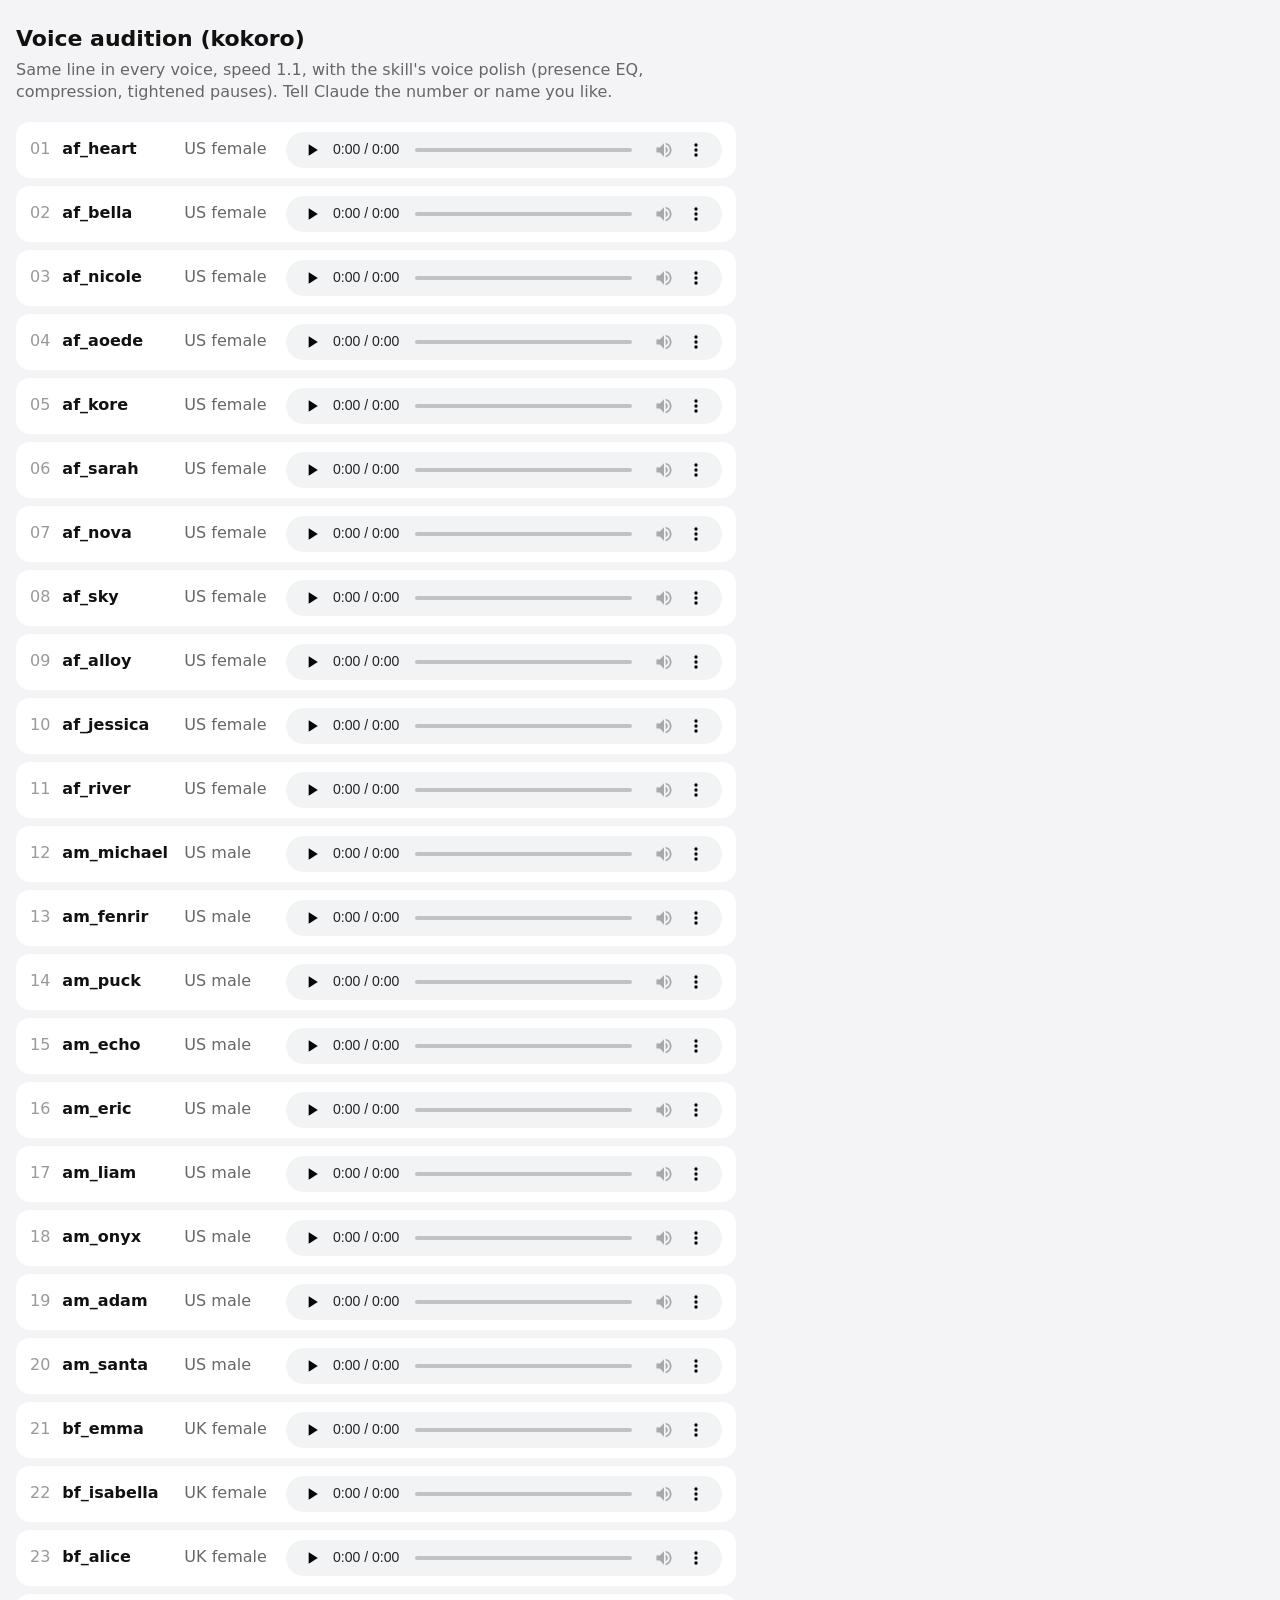
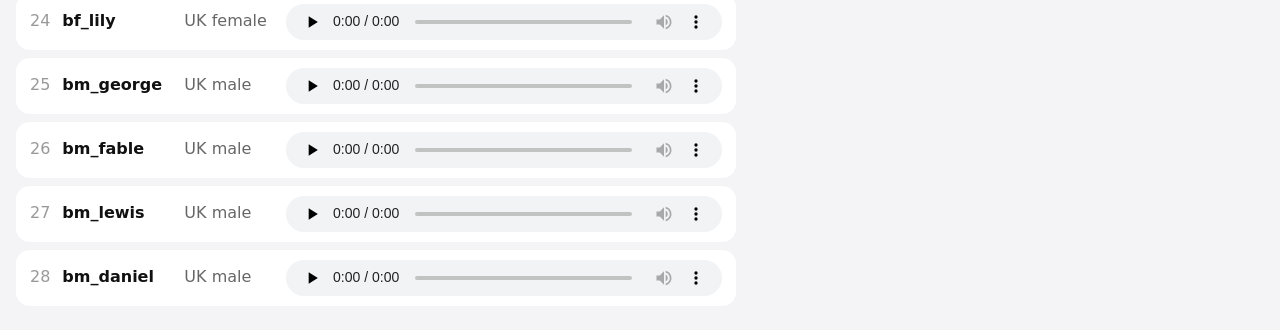
<file: extras/voice-audition/index.html>
<!doctype html><html><head><meta charset="utf-8">
<meta name="viewport" content="width=device-width,initial-scale=1"><title>Voice audition</title><style>
body{font:16px/1.4 system-ui,sans-serif;margin:0;padding:24px 16px;background:#F4F4F6;color:#111}
h1{font-size:22px;margin:0 0 4px} p{color:#666;margin:0 0 18px;max-width:640px}
ul{list-style:none;padding:0;margin:0;display:grid;gap:8px;max-width:720px}
li{display:flex;align-items:center;gap:12px;background:#fff;border-radius:14px;padding:10px 14px;flex-wrap:wrap}
.n{color:#999;font-variant-numeric:tabular-nums} b{min-width:110px} i{color:#666;font-style:normal;min-width:90px}
audio{flex:1;min-width:220px;height:36px}</style></head><body>
<h1>Voice audition (kokoro)</h1><p>Same line in every voice, speed 1.1, with the skill's voice polish (presence EQ, compression, tightened pauses). Tell Claude the number or name you like.</p>
<ul><li><span class="n">01</span><b>af_heart</b><i>US female</i><audio controls preload="none" src="01_af_heart.mp3"></audio></li>
<li><span class="n">02</span><b>af_bella</b><i>US female</i><audio controls preload="none" src="02_af_bella.mp3"></audio></li>
<li><span class="n">03</span><b>af_nicole</b><i>US female</i><audio controls preload="none" src="03_af_nicole.mp3"></audio></li>
<li><span class="n">04</span><b>af_aoede</b><i>US female</i><audio controls preload="none" src="04_af_aoede.mp3"></audio></li>
<li><span class="n">05</span><b>af_kore</b><i>US female</i><audio controls preload="none" src="05_af_kore.mp3"></audio></li>
<li><span class="n">06</span><b>af_sarah</b><i>US female</i><audio controls preload="none" src="06_af_sarah.mp3"></audio></li>
<li><span class="n">07</span><b>af_nova</b><i>US female</i><audio controls preload="none" src="07_af_nova.mp3"></audio></li>
<li><span class="n">08</span><b>af_sky</b><i>US female</i><audio controls preload="none" src="08_af_sky.mp3"></audio></li>
<li><span class="n">09</span><b>af_alloy</b><i>US female</i><audio controls preload="none" src="09_af_alloy.mp3"></audio></li>
<li><span class="n">10</span><b>af_jessica</b><i>US female</i><audio controls preload="none" src="10_af_jessica.mp3"></audio></li>
<li><span class="n">11</span><b>af_river</b><i>US female</i><audio controls preload="none" src="11_af_river.mp3"></audio></li>
<li><span class="n">12</span><b>am_michael</b><i>US male</i><audio controls preload="none" src="12_am_michael.mp3"></audio></li>
<li><span class="n">13</span><b>am_fenrir</b><i>US male</i><audio controls preload="none" src="13_am_fenrir.mp3"></audio></li>
<li><span class="n">14</span><b>am_puck</b><i>US male</i><audio controls preload="none" src="14_am_puck.mp3"></audio></li>
<li><span class="n">15</span><b>am_echo</b><i>US male</i><audio controls preload="none" src="15_am_echo.mp3"></audio></li>
<li><span class="n">16</span><b>am_eric</b><i>US male</i><audio controls preload="none" src="16_am_eric.mp3"></audio></li>
<li><span class="n">17</span><b>am_liam</b><i>US male</i><audio controls preload="none" src="17_am_liam.mp3"></audio></li>
<li><span class="n">18</span><b>am_onyx</b><i>US male</i><audio controls preload="none" src="18_am_onyx.mp3"></audio></li>
<li><span class="n">19</span><b>am_adam</b><i>US male</i><audio controls preload="none" src="19_am_adam.mp3"></audio></li>
<li><span class="n">20</span><b>am_santa</b><i>US male</i><audio controls preload="none" src="20_am_santa.mp3"></audio></li>
<li><span class="n">21</span><b>bf_emma</b><i>UK female</i><audio controls preload="none" src="21_bf_emma.mp3"></audio></li>
<li><span class="n">22</span><b>bf_isabella</b><i>UK female</i><audio controls preload="none" src="22_bf_isabella.mp3"></audio></li>
<li><span class="n">23</span><b>bf_alice</b><i>UK female</i><audio controls preload="none" src="23_bf_alice.mp3"></audio></li>
<li><span class="n">24</span><b>bf_lily</b><i>UK female</i><audio controls preload="none" src="24_bf_lily.mp3"></audio></li>
<li><span class="n">25</span><b>bm_george</b><i>UK male</i><audio controls preload="none" src="25_bm_george.mp3"></audio></li>
<li><span class="n">26</span><b>bm_fable</b><i>UK male</i><audio controls preload="none" src="26_bm_fable.mp3"></audio></li>
<li><span class="n">27</span><b>bm_lewis</b><i>UK male</i><audio controls preload="none" src="27_bm_lewis.mp3"></audio></li>
<li><span class="n">28</span><b>bm_daniel</b><i>UK male</i><audio controls preload="none" src="28_bm_daniel.mp3"></audio></li></ul></body></html>
</file>
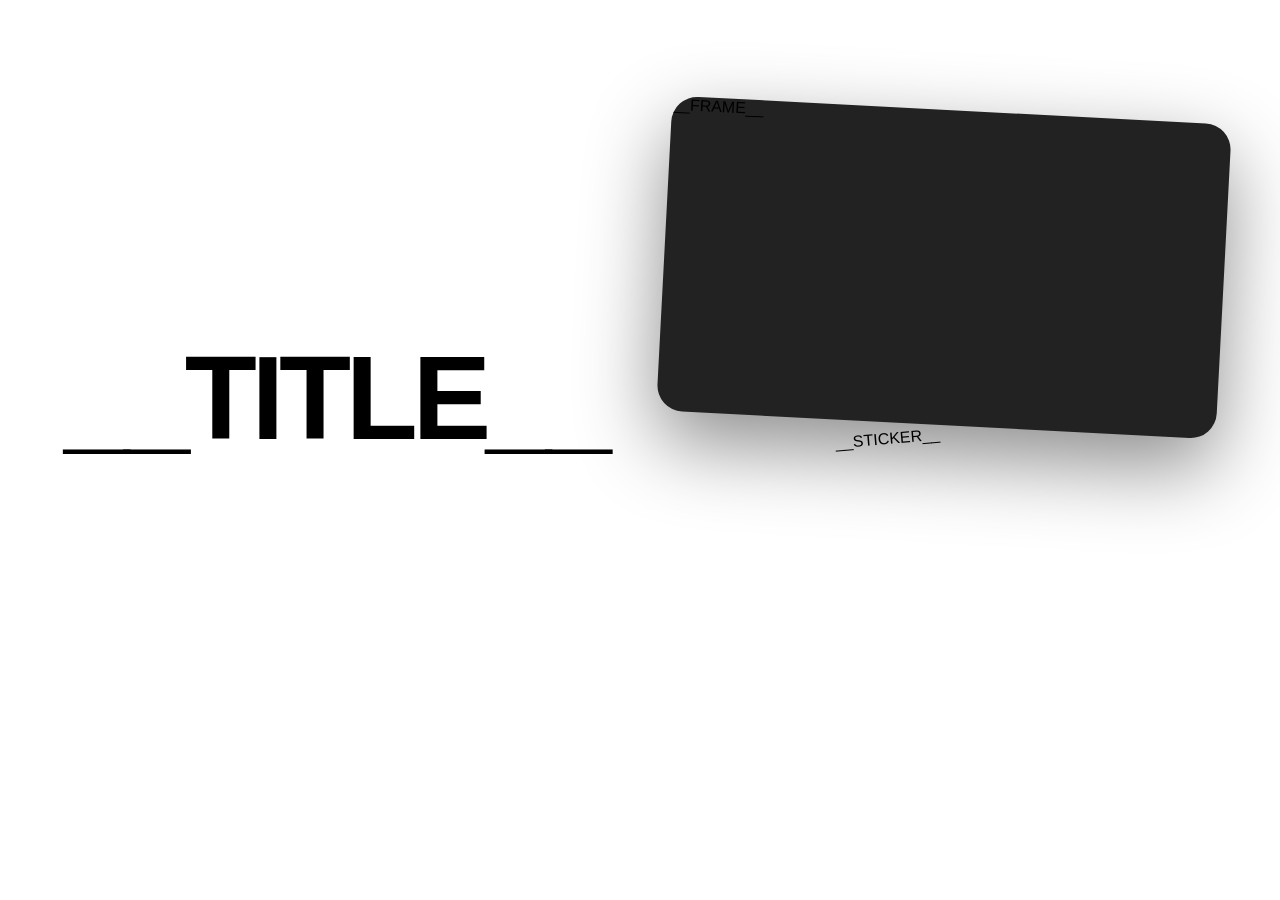
<file: skills/clean-motion-video/template/publish/thumbnail.html>
<!doctype html>
<html lang="en">
  <head>
    <meta charset="UTF-8" />
    <meta name="viewport" content="width=1280, height=720" />
    <script src="https://cdn.jsdelivr.net/npm/gsap@3.15.0/dist/gsap.min.js"></script>
    <!-- YouTube thumbnail, 1280x720. Filled by `cmv.py thumb`. Tokens: __BG__ __INK__ __ACCENT__ __KICKER__ __TITLE__ __FRAME__ __STICKER__ -->
    <style>
      * { margin: 0; padding: 0; box-sizing: border-box; }
      html, body { width: 1280px; height: 720px; overflow: hidden; background: __BG__; }
      #root { position: relative; width: 1280px; height: 720px; overflow: hidden; background: __BG__; font-family: "Inter", sans-serif; }
      #glow { position: absolute; right: -120px; top: -80px; width: 760px; height: 760px; border-radius: 50%;
              background: radial-gradient(circle, __ACCENT__33 0%, transparent 65%); }
      #txt { position: absolute; left: 64px; top: 0; bottom: 0; width: 640px; display: flex; flex-direction: column; justify-content: center; }
      #kick { display: inline-block; align-self: flex-start; font-size: 34px; font-weight: 800; letter-spacing: 0.02em; text-transform: uppercase;
              color: #fff; background: __ACCENT__; padding: 8px 20px; border-radius: 12px; margin-bottom: 22px; }
      #title { font-size: 118px; font-weight: 900; line-height: 0.95; letter-spacing: -0.045em; color: __INK__; text-transform: uppercase; }
      #title b { color: __ACCENT__; font-weight: 900; }
      #frame { position: absolute; right: 56px; top: 110px; width: 560px; height: 315px; border-radius: 26px; overflow: hidden;
               transform: rotate(3deg); box-shadow: 0 30px 80px rgba(0,0,0,0.45), 0 0 0 6px #fff; background: #222; }
      #frame img { width: 100%; height: 100%; object-fit: cover; }
      #sticker { position: absolute; right: 340px; top: 430px; transform: rotate(-5deg); }
      .stk { background: #fff; border-radius: 26px; padding: 20px 30px; box-shadow: 0 24px 60px rgba(0,0,0,0.4); font-family: "Inter", sans-serif; }
      .stk .k { font-size: 24px; color: #6E6E73; font-weight: 600; }
      .stk .v { font-size: 84px; font-weight: 900; letter-spacing: -0.04em; color: #E5484D; line-height: 1; }
    </style>
  </head>
  <body>
    <div id="root" data-composition-id="main" data-start="0" data-duration="1" data-width="1280" data-height="720">
      <div id="glow" class="clip" data-start="0" data-duration="1"></div>
      <div id="frame" class="clip" data-start="0" data-duration="1">__FRAME__</div>
      <div id="sticker" class="clip" data-start="0" data-duration="1">__STICKER__</div>
      <div id="txt" class="clip" data-start="0" data-duration="1"><div id="kick">__KICKER__</div><div id="title">__TITLE__</div></div>
    </div>
    <script>window.__timelines["main"] = gsap.timeline({ paused: true });</script>
  </body>
</html>
</file>
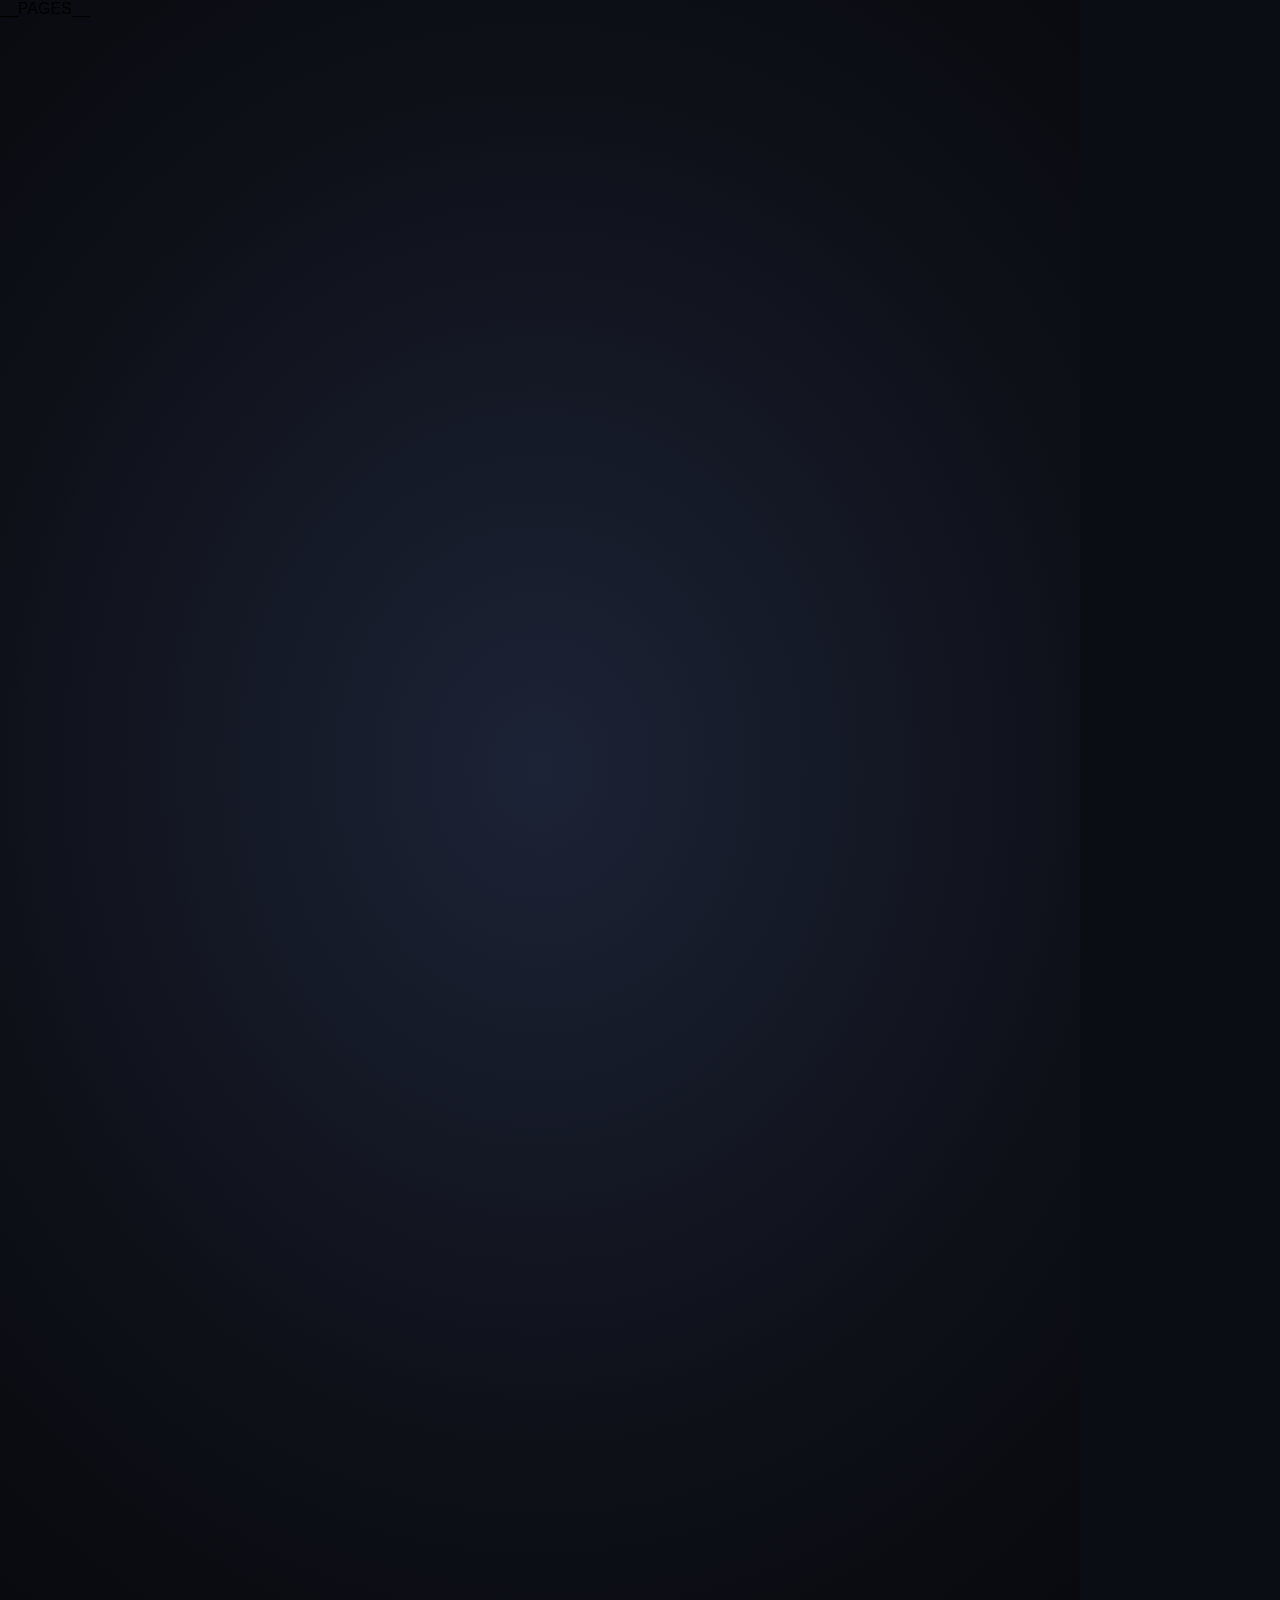
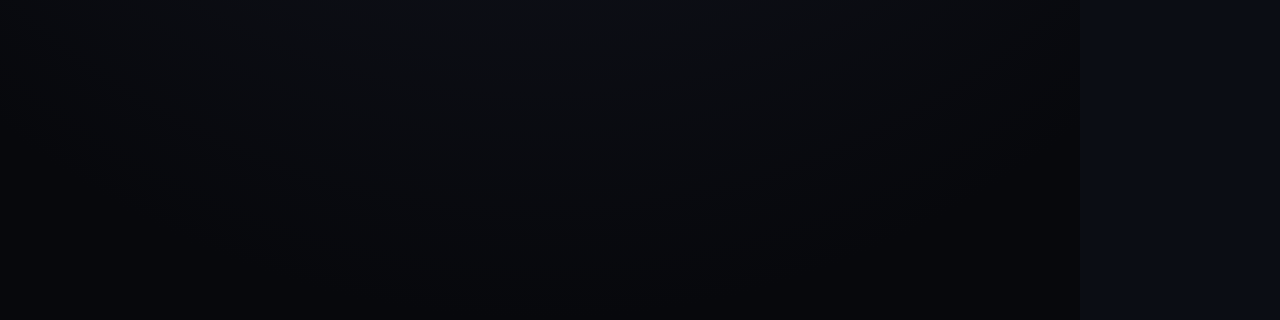
<file: skills/clean-motion-video/template/publish/tiktok_frame.html>
<!doctype html>
<html lang="en">
  <head>
    <meta charset="UTF-8" />
    <meta name="viewport" content="width=1080, height=1920" />
    <script src="https://cdn.jsdelivr.net/npm/gsap@3.15.0/dist/gsap.min.js"></script>
    <!-- 9:16 frames for TikTok parts: one frame per second (part i at t = i + 0.5). The landscape clip is laid
         into the empty middle band (y 656-1264) by ffmpeg. Filled by `cmv.py tiktok --vertical`. -->
    <style>
      * { margin: 0; padding: 0; box-sizing: border-box; }
      html, body { width: 1080px; height: 1920px; overflow: hidden; background: #0B0D14; }
      #root { position: relative; width: 1080px; height: 1920px; overflow: hidden; font-family: "Inter", sans-serif;
              background: radial-gradient(90% 60% at 50% 40%, #1C2336 0%, #0E1018 60%, #07080C 100%); }
      .pg { position: absolute; inset: 0; }
      .top { position: absolute; left: 90px; right: 90px; top: 300px; text-align: center; }
      .part { display: inline-block; font-size: 40px; font-weight: 800; letter-spacing: 0.06em; color: #fff; background: #0A84FF; padding: 10px 26px; border-radius: 14px; }
      .ttl { margin-top: 26px; font-size: 64px; font-weight: 800; line-height: 1.08; letter-spacing: -0.03em; color: #fff; }
      .band { position: absolute; left: 0; right: 0; top: 656px; height: 608px; background: #000; }
      .bot { position: absolute; left: 120px; right: 300px; top: 1320px; display: flex; align-items: center; gap: 22px; }
      .av { width: 96px; height: 96px; border-radius: 50%; overflow: hidden; flex: none; background: #0A84FF; }
      .av img { width: 100%; height: 100%; object-fit: cover; }
      .h { font-size: 40px; font-weight: 800; color: #fff; }
      .s { font-size: 30px; color: #A1A1AA; margin-top: 4px; }
    </style>
  </head>
  <body>
    <div id="root" data-composition-id="main" data-start="0" data-duration="__N__" data-width="1080" data-height="1920">
__PAGES__
    </div>
    <script>window.__timelines["main"] = gsap.timeline({ paused: true });</script>
  </body>
</html>
</file>
